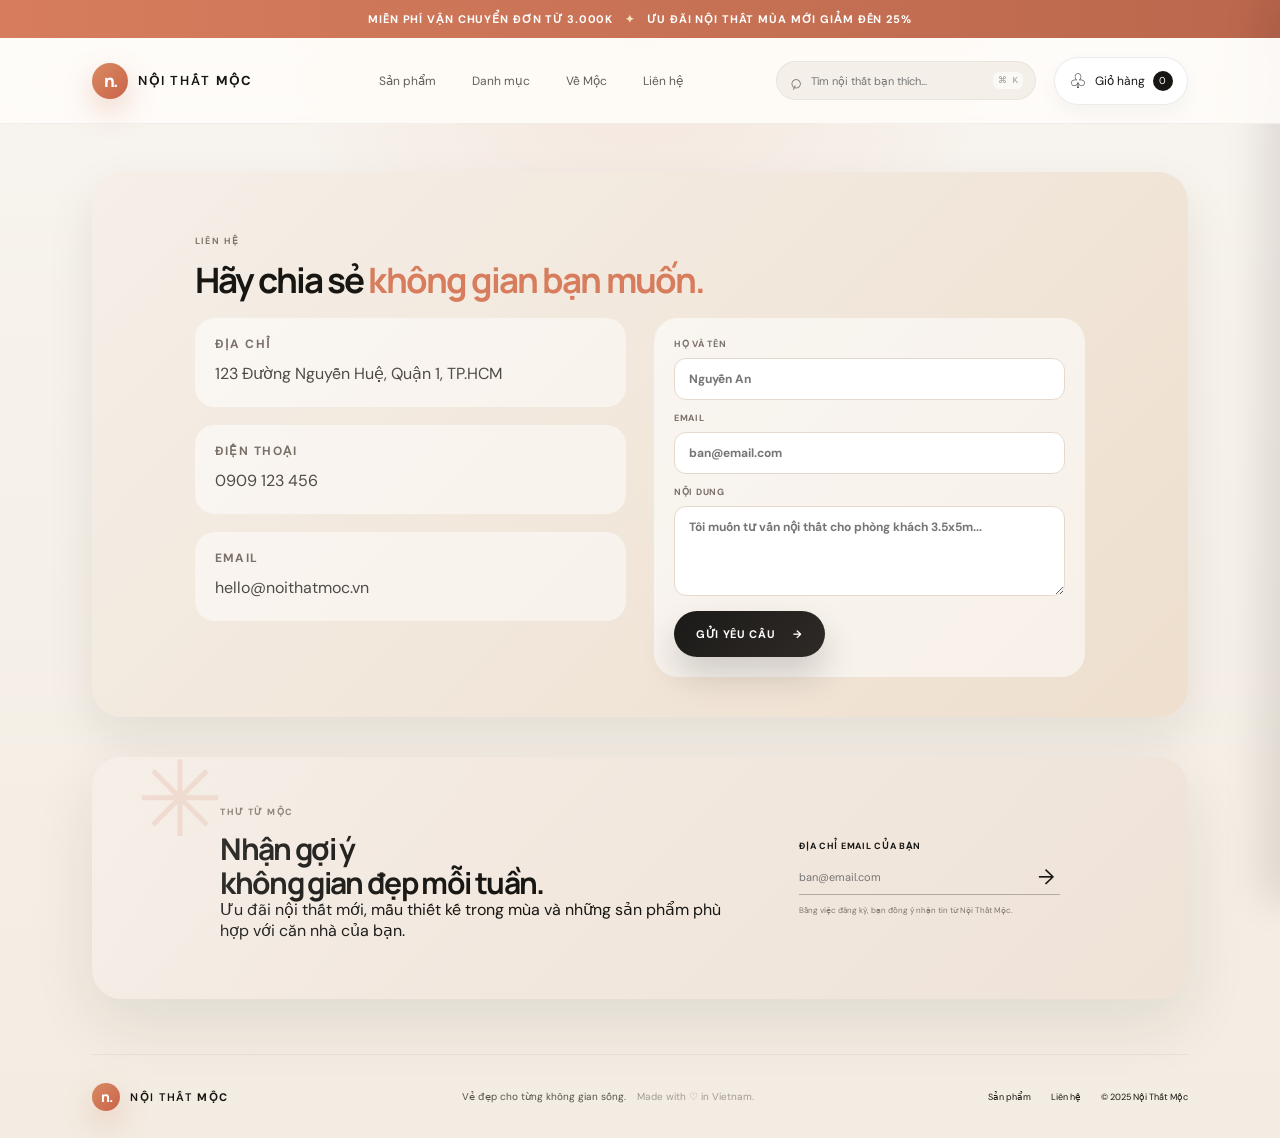
<file: contact.html>
<!doctype html>
<html lang="vi">
  <head>
    <meta charset="UTF-8" />
    <meta name="viewport" content="width=device-width, initial-scale=1.0" />
    <meta name="description" content="Liên hệ với Nội Thất Mộc để tư vấn thiết kế và đặt sản phẩm nội thất." />
    <title>Liên hệ | Nội Thất Mộc</title>
    <link rel="preconnect" href="https://fonts.googleapis.com" />
    <link rel="preconnect" href="https://fonts.gstatic.com" crossorigin />
    <link href="https://fonts.googleapis.com/css2?family=DM+Sans:wght@400;500;600;700;800&family=Manrope:wght@400;500;600;700;800&display=swap" rel="stylesheet" />
    <link rel="stylesheet" href="assets/css/styles.css" />
    <script src="assets/js/script.js" defer></script>
  </head>
  <body>
    <div class="announcement">MIỄN PHÍ VẬN CHUYỂN đơn từ 3.000K <span>✦</span> Ưu đãi nội thất mùa mới giảm đến 25%</div>
    <header class="site-header">
      <a class="brand" href="index.html" aria-label="Trang chủ Nội Thất Mộc">
        <span class="brand-mark">n.</span>
        <span>NỘI THẤT <b>MỘC</b></span>
      </a>
      <button class="menu-toggle" id="menu-toggle" type="button" aria-expanded="false" aria-controls="main-nav" aria-label="Mở menu">
        <span></span><span></span><span></span>
      </button>
      <nav class="main-nav" id="main-nav" aria-label="Điều hướng chính">
        <a href="products.html">Sản phẩm</a>
        <a href="index.html#danh-muc">Danh mục</a>
        <a href="about.html">Về Mộc</a>
        <a href="contact.html">Liên hệ</a>
      </nav>
      <div class="header-actions">
        <label class="search-box">
          <span aria-hidden="true">⌕</span>
          <input id="search-input" type="search" placeholder="Tìm nội thất bạn thích..." aria-label="Tìm sản phẩm" />
          <kbd>⌘ K</kbd>
        </label>
        <button class="cart-button" id="open-cart" aria-label="Mở giỏ hàng">
          <span aria-hidden="true">♧</span>
          <span class="cart-label">Giỏ hàng</span>
          <span class="cart-count" id="cart-count">0</span>
        </button>
      </div>
    </header>

    <main>
      <section class="story-hero" style="margin: 48px 7.2% 0; padding: 56px 8% 40px; background: linear-gradient(135deg, #f5efe8 0%, #eedfce 100%); border-radius: 30px; box-shadow: 0 20px 50px rgba(24,20,15,0.08);">
        <div class="section-heading" style="margin-bottom: 18px;">
          <div>
            <span class="eyebrow">LIÊN HỆ</span>
            <h2>Hãy chia sẻ <em>không gian bạn muốn.</em></h2>
          </div>
        </div>
        <div style="display:grid; grid-template-columns: 1.0fr 1.0fr; gap: 28px; align-items: start;">
          <div style="display:grid; gap: 18px;">
            <div style="padding: 18px 20px; border-radius: 20px; background: rgba(255,255,255,0.48);">
              <strong style="display:block; font-size: 12px; letter-spacing: .12em; text-transform: uppercase; color: #7a7067; margin-bottom: 8px;">Địa chỉ</strong>
              <p style="margin:0; color:#4f4b46; line-height:1.8;">123 Đường Nguyễn Huệ, Quận 1, TP.HCM</p>
            </div>
            <div style="padding: 18px 20px; border-radius: 20px; background: rgba(255,255,255,0.48);">
              <strong style="display:block; font-size: 12px; letter-spacing: .12em; text-transform: uppercase; color: #7a7067; margin-bottom: 8px;">Điện thoại</strong>
              <p style="margin:0; color:#4f4b46; line-height:1.8;">0909 123 456</p>
            </div>
            <div style="padding: 18px 20px; border-radius: 20px; background: rgba(255,255,255,0.48);">
              <strong style="display:block; font-size: 12px; letter-spacing: .12em; text-transform: uppercase; color: #7a7067; margin-bottom: 8px;">Email</strong>
              <p style="margin:0; color:#4f4b46; line-height:1.8;">hello@noithatmoc.vn</p>
            </div>
          </div>

          <form id="contact-form" style="background: rgba(255,255,255,0.56); padding: 20px; border-radius: 24px; display: grid; gap: 12px;">
            <label style="font-size: 9px; font-weight: 700; letter-spacing: .08em; text-transform: uppercase; color: #7a7067;">Họ và tên<input type="text" required placeholder="Nguyễn An" style="margin-top: 8px; width:100%; padding: 12px 14px; border:1px solid #e6d9cb; border-radius: 12px; background: white; font-size: 12px;" /></label>
            <label style="font-size: 9px; font-weight: 700; letter-spacing: .08em; text-transform: uppercase; color: #7a7067;">Email<input type="email" required placeholder="ban@email.com" style="margin-top: 8px; width:100%; padding: 12px 14px; border:1px solid #e6d9cb; border-radius: 12px; background: white; font-size: 12px;" /></label>
            <label style="font-size: 9px; font-weight: 700; letter-spacing: .08em; text-transform: uppercase; color: #7a7067;">Nội dung<textarea rows="4" required placeholder="Tôi muốn tư vấn nội thất cho phòng khách 3.5x5m..." style="margin-top: 8px; width:100%; padding: 12px 14px; border:1px solid #e6d9cb; border-radius: 12px; background: white; font-size: 12px; resize: vertical;"></textarea></label>
            <button type="submit" class="button button-dark" style="width: fit-content;">Gửi yêu cầu <span>→</span></button>
          </form>
        </div>
      </section>

      <section class="newsletter" id="ve-chung-toi" style="margin-top: 40px;">
        <div class="newsletter-flower" aria-hidden="true">✳</div>
        <div>
          <span class="eyebrow">THƯ TỪ MỘC</span>
          <h2>Nhận gợi ý<br />không gian đẹp mỗi tuần.</h2>
          <p>Ưu đãi nội thất mới, mẫu thiết kế trong mùa và những sản phẩm phù hợp với căn nhà của bạn.</p>
        </div>
        <form id="newsletter-form" class="newsletter-form">
          <label for="newsletter-email">Địa chỉ email của bạn</label>
          <div>
            <input id="newsletter-email" type="email" placeholder="ban@email.com" required />
            <button type="submit" aria-label="Đăng ký nhận tin">→</button>
          </div>
          <small id="newsletter-message">Bằng việc đăng ký, bạn đồng ý nhận tin từ Nội Thất Mộc.</small>
        </form>
      </section>
    </main>

    <footer class="site-footer">
      <a class="brand" href="index.html"><span class="brand-mark">n.</span><span>NỘI THẤT <b>MỘC</b></span></a>
      <p>Vẻ đẹp cho từng không gian sống. <span>Made with ♡ in Vietnam.</span></p>
      <div><a href="products.html">Sản phẩm</a><a href="contact.html">Liên hệ</a><span>© 2025 Nội Thất Mộc</span></div>
    </footer>

    <div class="cart-backdrop" id="cart-backdrop"></div>
    <aside class="cart-drawer" id="cart-drawer" aria-label="Giỏ hàng" aria-hidden="true">
      <div class="cart-header">
        <div><span class="eyebrow">TÚI ĐỒ CỦA BẠN</span><h2>Giỏ hàng <span id="drawer-count">(0)</span></h2></div>
        <button id="close-cart" class="close-button" aria-label="Đóng giỏ hàng">×</button>
      </div>
      <div class="cart-items" id="cart-items"></div>
      <div class="cart-empty" id="cart-empty"><span>🛍️</span><strong>Túi đồ còn đang trống</strong><p>Chọn vài món xinh xắn cho ngày thêm vui nhé.</p><button class="button button-dark" id="continue-shopping">Khám phá sản phẩm</button></div>
      <div class="cart-footer" id="cart-footer">
        <div class="subtotal"><span>Tạm tính</span><strong id="cart-subtotal">0₫</strong></div>
        <p>Phí vận chuyển sẽ được tính ở bước thanh toán.</p>
        <button class="button button-dark checkout-button" id="checkout-button">Tiến hành đặt hàng <span>→</span></button>
      </div>
    </aside>

    <dialog class="checkout-dialog" id="checkout-dialog">
      <form method="dialog" class="dialog-close-form"><button class="close-button" aria-label="Đóng">×</button></form>
      <span class="checkout-icon">✳</span>
      <span class="eyebrow">CẢM ƠN BẠN ĐÃ CHỌN MỘC</span>
      <h2>Đặt hàng thật dễ.</h2>
      <p>Đây là bản demo giao diện. Đơn hàng của bạn chưa được gửi đi.</p>
      <form id="checkout-form" class="checkout-form">
        <label for="customer-name">Họ và tên</label><input id="customer-name" name="name" autocomplete="name" required placeholder="Nguyễn An" />
        <label for="customer-phone">Số điện thoại</label><input id="customer-phone" name="phone" type="tel" autocomplete="tel" required pattern="[0-9+() .-]{9,15}" placeholder="09xx xxx xxx" />
        <label for="customer-address">Địa chỉ nhận hàng</label><textarea id="customer-address" name="address" autocomplete="street-address" required rows="2" placeholder="Số nhà, đường, phường/xã, tỉnh/thành"></textarea>
        <button class="button button-dark checkout-button" type="submit">Xác nhận đơn hàng <span>→</span></button>
      </form>
      <div class="order-success" id="order-success" hidden><strong>Đơn demo đã được ghi nhận! ♡</strong><p>Đây chỉ là bản xem thử, chưa có giao dịch hay đơn hàng thực tế.</p><button class="button button-dark" id="done-order" type="button">Tiếp tục mua sắm</button></div>
    </dialog>

    <div class="toast" id="toast" role="status" aria-live="polite"></div>
  </body>
</html>
</file>
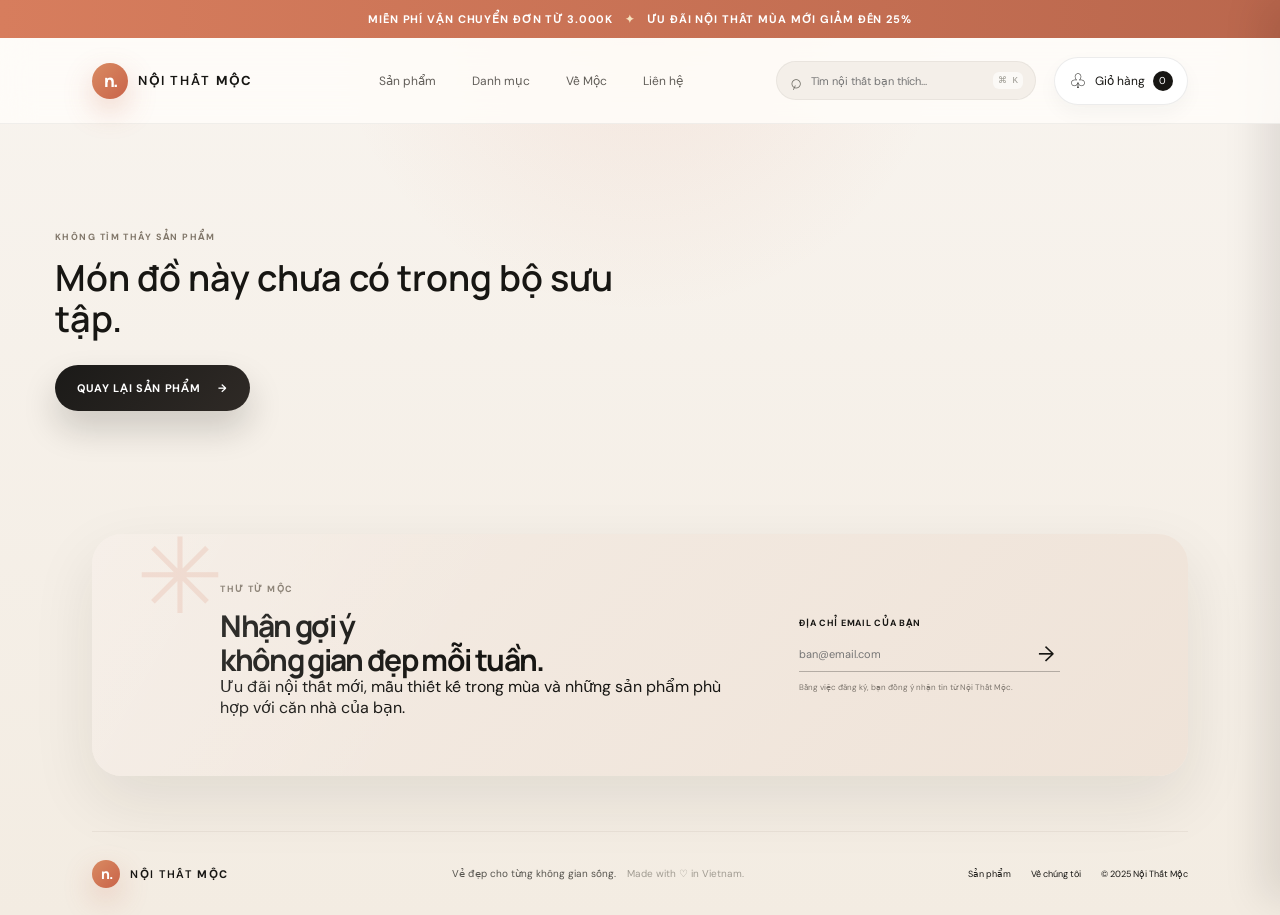
<file: product.html>
<!doctype html>
<html lang="vi">
  <head>
    <meta charset="UTF-8" />
    <meta name="viewport" content="width=device-width, initial-scale=1.0" />
    <meta name="description" content="Thông tin chi tiết sản phẩm nội thất tại Nội Thất Mộc." />
    <title>Chi tiết sản phẩm | Nội Thất Mộc</title>
    <link rel="preconnect" href="https://fonts.googleapis.com" />
    <link rel="preconnect" href="https://fonts.gstatic.com" crossorigin />
    <link href="https://fonts.googleapis.com/css2?family=DM+Sans:wght@400;500;600;700;800&family=Manrope:wght@400;500;600;700;800&display=swap" rel="stylesheet" />
    <link rel="stylesheet" href="assets/css/styles.css" />
    <script src="assets/js/script.js" defer></script>
  </head>
  <body>
    <div class="announcement">MIỄN PHÍ VẬN CHUYỂN đơn từ 3.000K <span>✦</span> Ưu đãi nội thất mùa mới giảm đến 25%</div>
    <header class="site-header">
      <a class="brand" href="index.html" aria-label="Trang chủ Nội Thất Mộc">
        <span class="brand-mark">n.</span><span>NỘI THẤT <b>MỘC</b></span>
      </a>
      <button class="menu-toggle" id="menu-toggle" type="button" aria-expanded="false" aria-controls="main-nav" aria-label="Mở menu"><span></span><span></span><span></span></button>
      <nav class="main-nav" id="main-nav" aria-label="Điều hướng chính">
        <a href="products.html">Sản phẩm</a><a href="index.html#danh-muc">Danh mục</a><a href="about.html">Về Mộc</a><a href="contact.html">Liên hệ</a>
      </nav>
      <div class="header-actions">
        <label class="search-box"><span aria-hidden="true">⌕</span><input id="search-input" type="search" placeholder="Tìm nội thất bạn thích..." aria-label="Tìm sản phẩm" /><kbd>⌘ K</kbd></label>
        <button class="cart-button" id="open-cart" type="button" aria-label="Mở giỏ hàng"><span aria-hidden="true">♧</span><span class="cart-label">Giỏ hàng</span><span class="cart-count" id="cart-count">0</span></button>
      </div>
    </header>

    <main id="product-detail"></main>

    <section class="newsletter" id="ve-chung-toi">
      <div class="newsletter-flower" aria-hidden="true">✳</div>
      <div><span class="eyebrow">THƯ TỪ MỘC</span><h2>Nhận gợi ý<br />không gian đẹp mỗi tuần.</h2><p>Ưu đãi nội thất mới, mẫu thiết kế trong mùa và những sản phẩm phù hợp với căn nhà của bạn.</p></div>
      <form id="newsletter-form" class="newsletter-form">
        <label for="newsletter-email">Địa chỉ email của bạn</label>
        <div><input id="newsletter-email" type="email" placeholder="ban@email.com" required /><button type="submit" aria-label="Đăng ký nhận tin">→</button></div>
        <small id="newsletter-message">Bằng việc đăng ký, bạn đồng ý nhận tin từ Nội Thất Mộc.</small>
      </form>
    </section>

    <footer class="site-footer">
      <a class="brand" href="index.html"><span class="brand-mark">n.</span><span>NỘI THẤT <b>MỘC</b></span></a>
      <p>Vẻ đẹp cho từng không gian sống. <span>Made with ♡ in Vietnam.</span></p>
      <div><a href="products.html">Sản phẩm</a><a href="about.html">Về chúng tôi</a><span>© 2025 Nội Thất Mộc</span></div>
    </footer>

    <div class="cart-backdrop" id="cart-backdrop"></div>
    <aside class="cart-drawer" id="cart-drawer" aria-label="Giỏ hàng" aria-hidden="true">
      <div class="cart-header"><div><span class="eyebrow">TÚI ĐỒ CỦA BẠN</span><h2>Giỏ hàng <span id="drawer-count">(0)</span></h2></div><button id="close-cart" class="close-button" type="button" aria-label="Đóng giỏ hàng">×</button></div>
      <div class="cart-items" id="cart-items"></div>
      <div class="cart-empty" id="cart-empty"><span>🛍️</span><strong>Túi đồ còn đang trống</strong><p>Chọn vài món xinh xắn cho ngày thêm vui nhé.</p><button class="button button-dark" id="continue-shopping" type="button">Khám phá sản phẩm</button></div>
      <div class="cart-footer" id="cart-footer"><div class="subtotal"><span>Tạm tính</span><strong id="cart-subtotal">0₫</strong></div><p>Phí vận chuyển sẽ được tính ở bước thanh toán.</p><button class="button button-dark checkout-button" id="checkout-button" type="button">Tiến hành đặt hàng <span>→</span></button></div>
    </aside>

    <dialog class="checkout-dialog" id="checkout-dialog">
      <form method="dialog" class="dialog-close-form"><button class="close-button" aria-label="Đóng">×</button></form>
      <span class="checkout-icon">✳</span><span class="eyebrow">CẢM ƠN BẠN ĐÃ CHỌN MỘC</span><h2>Đặt hàng thật dễ.</h2><p>Đây là bản demo giao diện. Đơn hàng của bạn chưa được gửi đi.</p>
      <form id="checkout-form" class="checkout-form">
        <label for="customer-name">Họ và tên</label><input id="customer-name" name="name" autocomplete="name" required placeholder="Nguyễn An" />
        <label for="customer-phone">Số điện thoại</label><input id="customer-phone" name="phone" type="tel" autocomplete="tel" required pattern="[0-9+() .-]{9,15}" placeholder="09xx xxx xxx" />
        <label for="customer-address">Địa chỉ nhận hàng</label><textarea id="customer-address" name="address" autocomplete="street-address" required rows="2" placeholder="Số nhà, đường, phường/xã, tỉnh/thành"></textarea>
        <button class="button button-dark checkout-button" type="submit">Xác nhận đơn hàng <span>→</span></button>
      </form>
      <div class="order-success" id="order-success" hidden><strong>Đơn demo đã được ghi nhận! ♡</strong><p>Đây chỉ là bản xem thử, chưa có giao dịch hay đơn hàng thực tế.</p><button class="button button-dark" id="done-order" type="button">Tiếp tục mua sắm</button></div>
    </dialog>
    <div class="toast" id="toast" role="status" aria-live="polite"></div>
  </body>
</html>
</file>
<file: assets/css/styles.css>
* {
  box-sizing: border-box;
}

html {
  scroll-behavior: smooth;
}

body {
  margin: 0;
  min-width: 320px;
  background: radial-gradient(circle at top, rgba(215, 125, 93, 0.12), transparent 28%), linear-gradient(180deg, #f8f4ef 0%, #f3ece2 100%);
  color: #171613;
  font-family: "DM Sans", sans-serif;
  text-rendering: optimizeLegibility;
}

button,
input,
textarea {
  font: inherit;
}

button,
a {
  -webkit-tap-highlight-color: transparent;
}

button {
  color: inherit;
}

a {
  color: inherit;
  text-decoration: none;
}

img {
  display: block;
  width: 100%;
}

.announcement {
  min-height: 38px;
  display: flex;
  align-items: center;
  justify-content: center;
  gap: 12px;
  padding: 8px 18px;
  background: linear-gradient(90deg, #d77d5d 0%, #ba674d 100%);
  color: #fff;
  font-size: 11px;
  font-weight: 700;
  letter-spacing: 0.08em;
  text-transform: uppercase;
}
.announcement span {
  color: #f6e3bf;
}

.site-header {
  position: sticky;
  top: 0;
  z-index: 30;
  height: 86px;
  padding: 0 7.2%;
  display: flex;
  align-items: center;
  justify-content: space-between;
  gap: 28px;
  border-bottom: 1px solid rgba(23, 22, 19, 0.06);
  background: rgba(255, 253, 249, 0.84);
  backdrop-filter: blur(16px);
}

.brand {
  display: inline-flex;
  align-items: center;
  gap: 10px;
  white-space: nowrap;
  font-size: 13px;
  letter-spacing: 0.14em;
  font-weight: 600;
}
.brand b {
  font-weight: 800;
}

.brand-mark {
  width: 36px;
  height: 36px;
  border-radius: 50%;
  display: grid;
  place-items: center;
  background: linear-gradient(135deg, #d98b62 0%, #c96349 100%);
  color: #fff;
  font: 800 17px "Manrope", sans-serif;
  letter-spacing: -0.08em;
  box-shadow: 0 12px 30px rgba(201, 99, 73, 0.28);
}

.main-nav {
  display: flex;
  align-items: center;
  gap: 36px;
  margin-left: 34px;
}
.main-nav a {
  font-size: 12px;
  color: #615d58;
  transition: color 0.2s ease;
}
.main-nav a:hover {
  color: #d77d5d;
}

.menu-toggle {
  display: none;
  width: 40px;
  height: 40px;
  align-items: center;
  justify-content: center;
  flex-direction: column;
  gap: 5px;
  padding: 0;
  border: 1px solid #e9e1d7;
  border-radius: 50%;
  background: #fff;
  cursor: pointer;
}
.menu-toggle span {
  width: 15px;
  height: 1.5px;
  border-radius: 2px;
  background: #171613;
  transition: transform 0.2s ease, opacity 0.2s ease;
}

.menu-open .menu-toggle span:first-child {
  transform: translateY(6.5px) rotate(45deg);
}
.menu-open .menu-toggle span:nth-child(2) {
  opacity: 0;
}
.menu-open .menu-toggle span:last-child {
  transform: translateY(-6.5px) rotate(-45deg);
}

.header-actions {
  display: flex;
  align-items: center;
  gap: 18px;
}

.search-box {
  display: flex;
  align-items: center;
  gap: 8px;
  width: 260px;
  padding: 10px 12px;
  background: #f4efe9;
  border: 1px solid rgba(23, 22, 19, 0.05);
  border-radius: 999px;
  color: #737169;
}
.search-box > span {
  font-size: 20px;
  line-height: 12px;
  transform: rotate(-20deg);
}
.search-box input {
  width: 100%;
  border: 0;
  outline: 0;
  background: transparent;
  font-size: 11px;
  color: #171613;
}
.search-box kbd {
  font-size: 9px;
  white-space: nowrap;
  color: #9c9a92;
  background: rgba(255, 255, 255, 0.6);
  border-radius: 6px;
  padding: 3px 5px;
}

.cart-button {
  display: flex;
  align-items: center;
  gap: 8px;
  padding: 10px 14px;
  border: 1px solid rgba(23, 22, 19, 0.08);
  background: #fff;
  border-radius: 999px;
  cursor: pointer;
  font-size: 12px;
  box-shadow: 0 8px 20px rgba(19, 17, 14, 0.04);
}
.cart-button > span:first-child {
  font-size: 20px;
}

.cart-count {
  display: grid;
  place-items: center;
  width: 20px;
  height: 20px;
  background: #171613;
  color: #fff;
  border-radius: 50%;
  font-size: 10px;
}

.hero {
  position: relative;
  overflow: hidden;
  min-height: 520px;
  margin: 0 7.2%;
  display: grid;
  grid-template-columns: 1fr 1.08fr;
  background: linear-gradient(135deg, #f9f2eb 0%, #efe2d5 100%);
  border-radius: 32px 32px 0 0;
  box-shadow: 0 24px 64px rgba(36, 30, 23, 0.09);
}
.hero::before {
  content: "";
  position: absolute;
  inset: 0;
  background: radial-gradient(circle at 20% 10%, rgba(255, 255, 255, 0.78), transparent 30%);
  pointer-events: none;
}

.hero-copy {
  position: relative;
  padding: 88px 0 45px 11%;
  z-index: 1;
}

.eyebrow {
  display: inline-block;
  font-size: 9px;
  font-weight: 700;
  letter-spacing: 0.16em;
  color: #807669;
  text-transform: uppercase;
}

.sparkle {
  margin-right: 7px;
  color: #d77d5d;
  font-size: 13px;
}

h1,
h2,
p {
  margin-top: 0;
}

.hero h1,
.section-heading h2,
.newsletter h2 {
  font-family: "Manrope", sans-serif;
  font-weight: 700;
  letter-spacing: -0.055em;
}

.hero h1 {
  margin: 20px 0 15px;
  font-size: clamp(42px, 5vw, 68px);
  line-height: 1.02;
}

.hero h1 em,
.section-heading h2 em {
  color: #d77d5d;
  font-style: normal;
}

.hero-copy > p {
  max-width: 390px;
  margin-bottom: 24px;
  color: #5e5a55;
  font-size: 12px;
  line-height: 1.9;
}

.button {
  min-height: 46px;
  display: inline-flex;
  justify-content: center;
  align-items: center;
  gap: 18px;
  border: 0;
  border-radius: 999px;
  padding: 0 22px;
  font-size: 11px;
  font-weight: 700;
  letter-spacing: 0.06em;
  text-transform: uppercase;
  cursor: pointer;
  transition: transform 0.2s ease, box-shadow 0.2s ease, background 0.2s ease;
}
.button:hover {
  transform: translateY(-2px);
}

.button-dark {
  background: linear-gradient(135deg, #1b1a18 0%, #2f2a26 100%);
  color: #fff;
  box-shadow: 0 18px 34px rgba(23, 22, 19, 0.18);
}
.button-dark:hover {
  background: linear-gradient(135deg, #2f2b29 0%, #1c1b1a 100%);
  box-shadow: 0 22px 42px rgba(23, 22, 19, 0.22);
}

.hero-social {
  display: flex;
  gap: 15px;
  align-items: center;
  margin-top: 42px;
}

.avatar-stack {
  display: flex;
  padding-left: 5px;
}
.avatar-stack span {
  width: 28px;
  height: 28px;
  display: grid;
  place-items: center;
  margin-left: -5px;
  border: 2px solid #f7f0e7;
  background: linear-gradient(135deg, #f7d7c0 0%, #d8b29a 100%);
  border-radius: 50%;
  font-size: 13px;
  box-shadow: 0 10px 20px rgba(0, 0, 0, 0.05);
}

.hero-social > div:last-child {
  display: flex;
  gap: 6px;
  align-items: center;
  font-size: 9px;
  color: #76716a;
}

.hero-social strong {
  color: #171613;
  font-size: 11px;
}

.hero-doodle {
  position: absolute;
  top: 48px;
  right: 18px;
  font-size: 32px;
  color: rgba(215, 125, 93, 0.75);
}

.hero-art {
  position: relative;
  min-height: 520px;
  background: linear-gradient(180deg, rgba(255, 255, 255, 0.1) 0%, rgba(0, 0, 0, 0.02) 100%);
}

.hero-image {
  position: absolute;
  overflow: hidden;
  background: #e9d8c6;
}
.hero-image img {
  height: 100%;
  object-fit: cover;
}

.image-one {
  top: 52px;
  right: 12%;
  width: 58%;
  height: 380px;
  border-radius: 32px 32px 24px 24px;
  box-shadow: 0 24px 64px rgba(36, 30, 23, 0.09);
}

.image-two {
  bottom: 38px;
  right: 5%;
  width: 34%;
  height: 220px;
  border: 8px solid #f3ebdf;
  border-radius: 22px;
  box-shadow: 0 18px 40px rgba(29, 27, 24, 0.12);
}

.floating-note {
  position: absolute;
  top: 58px;
  left: 2%;
  display: flex;
  flex-direction: column;
  align-items: center;
  justify-content: center;
  width: 112px;
  height: 112px;
  border-radius: 50%;
  background: rgba(255, 255, 255, 0.9);
  color: #433f38;
  transform: rotate(-11deg);
  box-shadow: 0 18px 36px rgba(80, 70, 58, 0.12);
}
.floating-note > span {
  color: #d77d5d;
  font-size: 17px;
}
.floating-note strong {
  font: 800 15px/1.1 "Manrope", sans-serif;
  letter-spacing: 0.08em;
  text-align: center;
}
.floating-note small {
  margin-top: 3px;
  font-size: 7px;
  letter-spacing: 0.08em;
  color: #88837a;
}

.hero-caption {
  position: absolute;
  bottom: 24px;
  right: 16%;
  color: #69635c;
  font-size: 8px;
  letter-spacing: 0.16em;
  text-transform: uppercase;
}
.hero-caption span {
  color: #d77d5d;
  font-size: 12px;
}

.hero-bottom-note {
  position: absolute;
  bottom: 20px;
  left: 24px;
  color: rgba(48, 43, 38, 0.55);
  font-size: 7px;
  line-height: 1.6;
  letter-spacing: 0.14em;
  text-transform: uppercase;
}

.benefits {
  margin: 0 7.2%;
  padding: 30px 5%;
  display: grid;
  grid-template-columns: repeat(4, 1fr);
  border-bottom: 1px solid #e9e1d7;
  background: rgba(255, 255, 255, 0.28);
}
.benefits > div {
  display: flex;
  align-items: center;
  justify-content: center;
  gap: 12px;
  padding: 12px 10px;
  border-radius: 18px;
  background: rgba(255, 255, 255, 0.12);
}
.benefits p {
  display: flex;
  flex-direction: column;
  gap: 3px;
  margin: 0;
}
.benefits strong {
  font-size: 10px;
  font-weight: 700;
}
.benefits small {
  color: #8a837b;
  font-size: 9px;
}

.benefit-icon {
  width: 40px;
  height: 40px;
  display: grid;
  place-items: center;
  border-radius: 50%;
  background: linear-gradient(135deg, #f3e9e2 0%, #ebd7c4 100%);
  color: #ca8069;
  font-size: 18px;
  box-shadow: inset 0 0 0 1px rgba(23, 22, 19, 0.03);
}

.category-section,
.products-section {
  margin: 0 10.2%;
}

.category-section {
  padding-top: 76px;
}

.section-heading {
  display: flex;
  justify-content: space-between;
  align-items: end;
  margin-bottom: 28px;
}

.section-heading h2,
.newsletter h2 {
  margin: 12px 0 0;
  font-size: 35px;
  line-height: 1.12;
}

.text-link {
  padding-bottom: 8px;
  font-size: 10px;
  border-bottom: 1px solid rgba(23, 22, 19, 0.22);
  text-transform: uppercase;
  letter-spacing: 0.08em;
}
.text-link span {
  margin-left: 12px;
  color: #d77d5d;
}

.category-grid {
  display: grid;
  grid-template-columns: 1.1fr 1fr 1fr;
  gap: 16px;
}

.category-card {
  position: relative;
  height: 252px;
  overflow: hidden;
  padding: 0;
  border: 0;
  background: #eee7dd;
  text-align: left;
  cursor: pointer;
  border-radius: 24px;
  box-shadow: 0 16px 36px rgba(32, 27, 22, 0.08);
  transition: transform 0.25s ease, box-shadow 0.25s ease;
}
.category-card:hover {
  transform: translateY(-4px);
  box-shadow: 0 22px 34px rgba(18, 16, 14, 0.12);
}
.category-card img {
  height: 100%;
  object-fit: cover;
  transition: transform 0.5s;
}
.category-card:hover img {
  transform: scale(1.05);
}
.category-card::after {
  position: absolute;
  inset: 30% 0 0;
  content: "";
  background: linear-gradient(transparent, rgba(20, 17, 13, 0.78));
}

.category-fashion img {
  object-position: center 38%;
}

.category-home img {
  object-position: center;
}

.category-accessories img {
  object-position: center 56%;
}

.category-overlay {
  position: absolute;
  z-index: 1;
  left: 20px;
  right: 17px;
  bottom: 18px;
  display: flex;
  flex-direction: column;
  color: #fff;
}
.category-overlay small {
  font-size: 8px;
  letter-spacing: 0.15em;
  color: #f3ded1;
}
.category-overlay strong {
  margin-top: 4px;
  font: 600 22px "Manrope", sans-serif;
}

.circle-arrow {
  position: absolute;
  right: 0;
  bottom: 0;
  display: grid;
  place-items: center;
  width: 34px;
  height: 34px;
  border-radius: 50%;
  background: rgba(255, 255, 255, 0.96);
  color: #171613;
  font-size: 15px;
}

.products-section {
  padding: 83px 0 86px;
}

.product-heading {
  align-items: end;
  margin-bottom: 25px;
}
.product-heading h2 {
  font-size: 32px;
}

.product-filters {
  display: flex;
  gap: 7px;
  flex-wrap: wrap;
}

.filter-chip {
  border: 1px solid #e9e1d7;
  border-radius: 50px;
  background: transparent;
  padding: 8px 13px;
  color: #6d665f;
  font-size: 9px;
  letter-spacing: 0.06em;
  text-transform: uppercase;
  cursor: pointer;
  transition: all 0.2s ease;
}
.filter-chip.active, .filter-chip:hover {
  background: linear-gradient(135deg, #1c1a17 0%, #2e2925 100%);
  color: #fff;
  border-color: #171613;
  box-shadow: 0 12px 22px rgba(20, 18, 15, 0.12);
}

.product-grid {
  display: grid;
  grid-template-columns: repeat(4, minmax(0, 1fr));
  gap: 18px;
}

.product-card {
  min-width: 0;
  transition: transform 0.25s ease;
}
.product-card:hover {
  transform: translateY(-6px);
}

.product-image {
  position: relative;
  overflow: hidden;
  height: 240px;
  background: #f1eee8;
  border-radius: 18px 18px 0 0;
  box-shadow: 0 16px 36px rgba(32, 27, 22, 0.08);
}
.product-image img {
  height: 100%;
  object-fit: cover;
  transition: transform 0.4s;
}

.product-card:hover .product-image img {
  transform: scale(1.035);
}

.product-badge {
  position: absolute;
  left: 10px;
  top: 10px;
  padding: 5px 8px;
  background: rgba(255, 255, 255, 0.94);
  color: #59554e;
  font-size: 8px;
  letter-spacing: 0.04em;
  border-radius: 999px;
}

.quick-add {
  position: absolute;
  right: 12px;
  bottom: 12px;
  width: 36px;
  height: 36px;
  border: 0;
  border-radius: 50%;
  background: rgba(255, 255, 255, 0.92);
  font-size: 20px;
  cursor: pointer;
  transition: background 0.2s, color 0.2s, transform 0.2s;
}
.quick-add:hover {
  background: #171613;
  color: #fff;
  transform: translateY(-1px);
}

.product-info {
  padding: 14px 4px 0;
  background: rgba(255, 255, 255, 0.5);
  border: 1px solid rgba(23, 22, 19, 0.04);
  border-top: 0;
  border-radius: 0 0 18px 18px;
  box-shadow: 0 16px 36px rgba(32, 27, 22, 0.08);
}

.product-category {
  color: #9d938a;
  font-size: 8px;
  letter-spacing: 0.1em;
  text-transform: uppercase;
}

.product-info h3 {
  margin: 6px 0 7px;
  font-size: 12px;
  font-weight: 600;
}

.product-bottom {
  display: flex;
  justify-content: space-between;
  align-items: center;
}

.product-actions {
  display: flex;
  justify-content: space-between;
  align-items: center;
  gap: 8px;
  margin-top: 12px;
}

.product-preview-btn {
  flex: 1;
  border: 1px solid #e9e1d7;
  border-radius: 999px;
  background: #fff;
  padding: 8px 10px;
  color: #4a453e;
  font-size: 8px;
  letter-spacing: 0.08em;
  text-transform: uppercase;
  cursor: pointer;
  transition: border-color 0.2s ease, box-shadow 0.2s ease, transform 0.2s ease;
}
.product-preview-btn:hover {
  border-color: rgba(215, 125, 93, 0.6);
  box-shadow: 0 12px 20px rgba(25, 22, 17, 0.05);
  transform: translateY(-1px);
}

.product-detail-link {
  display: inline-flex;
  align-items: center;
  gap: 4px;
  padding: 8px 2px;
  color: #4a453e;
  font-size: 8px;
  font-weight: 700;
  letter-spacing: 0.06em;
  text-transform: uppercase;
  white-space: nowrap;
}
.product-detail-link:hover,
.product-info h3 a:hover {
  color: #b86145;
}
.product-info h3 a {
  transition: color 0.2s ease;
}

.product-price {
  font-size: 11px;
  font-weight: 700;
}

.product-rating {
  color: #b98254;
  font-size: 9px;
}

.product-detail-section {
  max-width: 1170px;
  margin: 0 auto;
  padding: 34px 0 84px;
}
.product-breadcrumb {
  display: flex;
  flex-wrap: wrap;
  gap: 9px;
  margin-bottom: 28px;
  color: #81796f;
  font-size: 10px;
}
.product-breadcrumb a:hover {
  color: #b86145;
}
.product-breadcrumb span:last-child {
  color: #292621;
}
.product-detail-layout {
  display: grid;
  grid-template-columns: minmax(0, 1.05fr) minmax(0, 0.95fr);
  gap: 56px;
  align-items: center;
}
.product-detail-visual {
  position: relative;
  min-height: 520px;
  overflow: hidden;
  background: #eee8df;
  border-radius: 4px;
}
.product-detail-visual img {
  width: 100%;
  height: 100%;
  min-height: 520px;
  object-fit: cover;
}
.product-detail-visual .product-badge {
  top: 18px;
  left: 18px;
  padding: 8px 11px;
}
.product-detail-copy {
  padding: 12px 0;
}
.product-detail-copy h1,
.product-not-found h1 {
  margin: 12px 0 14px;
  font: 600 36px/1.15 "Manrope", sans-serif;
}
.detail-rating {
  display: flex;
  align-items: center;
  gap: 10px;
  color: #8a8177;
  font-size: 10px;
}
.detail-rating span:first-child {
  color: #b98254;
  font-weight: 700;
}
.product-detail-price {
  margin: 23px 0 12px;
  font-size: 23px;
  font-weight: 700;
}
.product-detail-description {
  max-width: 500px;
  margin-bottom: 24px;
  color: #625c55;
  font-size: 13px;
  line-height: 1.8;
}
.product-specifications {
  border-top: 1px solid #e6ddd3;
}
.product-specifications > div {
  display: grid;
  grid-template-columns: 130px 1fr;
  gap: 16px;
  padding: 12px 0;
  border-bottom: 1px solid #e6ddd3;
  font-size: 11px;
}
.product-specifications span {
  color: #8a8177;
}
.product-specifications strong {
  font-weight: 600;
}
.product-detail-purchase {
  display: grid;
  grid-template-columns: 72px 76px 1fr;
  align-items: center;
  gap: 12px;
  margin-top: 24px;
}
.product-detail-purchase label {
  font-size: 10px;
  font-weight: 600;
}
.product-detail-purchase input {
  width: 76px;
  height: 42px;
  padding: 0 10px;
  border: 1px solid #ded5cb;
  border-radius: 2px;
  background: #fffdfa;
}
.product-detail-purchase .button {
  justify-content: center;
  min-height: 42px;
}
.product-delivery-note {
  margin: 13px 0 0;
  color: #81796f;
  font-size: 10px;
}
.product-not-found {
  max-width: 1170px;
  min-height: 410px;
  margin: 0 auto;
  padding: 100px 0;
}
.product-not-found h1 {
  max-width: 600px;
  margin-bottom: 25px;
}

.product-preview-modal {
  position: fixed;
  z-index: 70;
  inset: 0;
  display: none;
  align-items: center;
  justify-content: center;
  padding: 20px;
}
.product-preview-modal.visible {
  display: flex;
}

.product-preview-backdrop {
  position: absolute;
  inset: 0;
  background: rgba(16, 14, 12, 0.48);
}

.product-preview-panel {
  position: relative;
  z-index: 1;
  display: grid;
  grid-template-columns: minmax(250px, 1.06fr) minmax(250px, 0.94fr);
  width: min(760px, 100%);
  background: rgba(255, 253, 249, 0.98);
  border-radius: 28px;
  overflow: hidden;
  box-shadow: 0 28px 80px rgba(18, 15, 12, 0.18);
}

.product-preview-image {
  min-height: 360px;
  background: #efe4d9;
}
.product-preview-image img {
  width: 100%;
  height: 100%;
  object-fit: cover;
}

.product-preview-body {
  display: flex;
  flex-direction: column;
  justify-content: center;
  gap: 14px;
  padding: 24px 24px 20px;
}

.product-preview-category {
  color: #8c8376;
  font-size: 8px;
  font-weight: 700;
  letter-spacing: 0.12em;
  text-transform: uppercase;
}

.product-preview-body h3 {
  margin: 0;
  font: 600 24px/1.2 "Manrope", sans-serif;
}

.product-preview-description {
  margin: 0;
  color: #5f5a55;
  font-size: 11px;
  line-height: 1.7;
}

.product-preview-meta {
  display: flex;
  justify-content: space-between;
  align-items: center;
  gap: 12px;
  padding-top: 4px;
  border-top: 1px solid #e9e1d7;
}

.product-preview-rating {
  color: #b67f57;
  font-size: 10px;
  font-weight: 700;
}

.product-preview-price {
  font-size: 18px;
  font-weight: 700;
}

.product-preview-actions {
  display: flex;
  gap: 12px;
  margin-top: 6px;
}

.product-preview-secondary {
  background: #efe8e0;
  color: #171613;
  box-shadow: none;
}

.product-preview-close {
  position: absolute;
  top: 16px;
  right: 16px;
  z-index: 2;
  width: 34px;
  height: 34px;
  border: 1px solid rgba(23, 22, 19, 0.08);
  border-radius: 50%;
  background: rgba(255, 255, 255, 0.88);
  cursor: pointer;
  font-size: 21px;
}

.empty-results {
  grid-column: 1/-1;
  padding: 45px 0;
  text-align: center;
  color: #615d58;
  font-size: 13px;
}

.newsletter {
  position: relative;
  overflow: hidden;
  margin: 0 7.2% 55px;
  padding: 42px 10%;
  display: flex;
  justify-content: space-between;
  align-items: center;
  gap: 50px;
  background: linear-gradient(135deg, #f4ece4 0%, #efe3d8 100%);
  border-radius: 30px;
  box-shadow: 0 24px 64px rgba(36, 30, 23, 0.09);
}
.newsletter::before {
  content: "";
  position: absolute;
  inset: 0;
  background: linear-gradient(120deg, rgba(255, 255, 255, 0.18), transparent 36%);
  pointer-events: none;
}
.newsletter h2 {
  font-size: 30px;
}
.newsletter > div:first-of-type > p {
  max-width: 320px;
  margin: 10px 0 0;
  color: #6d685f;
  font-size: 10px;
  line-height: 1.8;
}

.newsletter-flower {
  position: absolute;
  left: 4%;
  top: -25px;
  color: rgba(215, 125, 93, 0.16);
  font-size: 105px;
}

.newsletter-form {
  width: min(340px, 48%);
}
.newsletter-form label,
.newsletter-form .checkout-form label {
  display: block;
  margin-bottom: 8px;
  font-size: 9px;
  font-weight: 700;
  letter-spacing: 0.08em;
  text-transform: uppercase;
}
.newsletter-form > div {
  display: flex;
  border-bottom: 1px solid rgba(23, 22, 19, 0.28);
}
.newsletter-form input {
  width: 100%;
  padding: 10px 0;
  border: 0;
  outline: 0;
  background: transparent;
  font-size: 11px;
}
.newsletter-form button {
  border: 0;
  background: transparent;
  font-size: 21px;
  cursor: pointer;
}
.newsletter-form small {
  display: block;
  margin-top: 9px;
  color: #7d766e;
  font-size: 8px;
  line-height: 1.5;
}

.site-footer {
  min-height: 84px;
  margin: 0 7.2%;
  display: flex;
  align-items: center;
  justify-content: space-between;
  gap: 20px;
  border-top: 1px solid #e9e1d7;
}
.site-footer .brand-mark {
  width: 28px;
  height: 28px;
  font-size: 14px;
}
.site-footer .brand {
  font-size: 11px;
}
.site-footer p {
  margin: 0;
  color: #56544e;
  font-size: 10px;
}
.site-footer p span {
  margin-left: 8px;
  color: #a19c92;
}
.site-footer > div {
  display: flex;
  align-items: center;
  gap: 20px;
}
.site-footer a,
.site-footer div span {
  font-size: 9px;
}

.cart-backdrop {
  position: fixed;
  z-index: 10;
  inset: 0;
  visibility: hidden;
  opacity: 0;
  background: rgba(16, 14, 12, 0.45);
  transition: opacity 0.25s, visibility 0.25s;
}
.cart-backdrop.open {
  visibility: visible;
  opacity: 1;
}

.cart-drawer {
  position: fixed;
  z-index: 11;
  top: 0;
  right: 0;
  display: flex;
  flex-direction: column;
  width: min(420px, 100%);
  height: 100dvh;
  padding: 27px;
  background: rgba(255, 253, 249, 0.98);
  backdrop-filter: blur(14px);
  transform: translateX(100%);
  transition: transform 0.3s ease;
  box-shadow: -18px 0 38px rgba(15, 14, 12, 0.1);
}
.cart-drawer.open {
  transform: translateX(0);
}

.cart-header {
  display: flex;
  align-items: center;
  justify-content: space-between;
  padding-bottom: 20px;
  border-bottom: 1px solid #e9e1d7;
}
.cart-header h2 {
  margin: 6px 0 0;
  font: 600 23px "Manrope", sans-serif;
}
.cart-header h2 span {
  color: #969188;
  font-size: 13px;
}

.close-button {
  width: 32px;
  height: 32px;
  border: 1px solid #e9e1d7;
  border-radius: 50%;
  background: transparent;
  font-size: 21px;
  cursor: pointer;
}

.cart-items {
  flex: 1;
  overflow: auto;
}

.cart-item {
  display: grid;
  grid-template-columns: 68px 1fr auto;
  gap: 13px;
  padding: 17px 0;
  border-bottom: 1px solid #e9e1d7;
}
.cart-item img {
  width: 68px;
  height: 78px;
  object-fit: cover;
  background: #f2eee8;
  border-radius: 12px;
}

.cart-item-info {
  display: flex;
  flex-direction: column;
  justify-content: center;
  gap: 7px;
}
.cart-item-info strong {
  font-size: 11px;
  font-weight: 700;
}
.cart-item-info > span {
  color: #817d74;
  font-size: 10px;
}

.quantity-control {
  display: flex;
  align-items: center;
  gap: 11px;
}
.quantity-control button {
  width: 23px;
  height: 23px;
  border: 1px solid #e9e1d7;
  border-radius: 50%;
  background: transparent;
  cursor: pointer;
}

.cart-item-end {
  display: flex;
  flex-direction: column;
  align-items: end;
  justify-content: space-between;
  padding: 4px 0;
}
.cart-item-end strong {
  font-size: 10px;
  white-space: nowrap;
}

.remove-item {
  padding: 3px;
  border: 0;
  background: transparent;
  color: #aaa59b;
  font-size: 9px;
  text-decoration: underline;
  cursor: pointer;
}

.cart-empty {
  display: none;
  flex: 1;
  align-items: center;
  justify-content: center;
  flex-direction: column;
  text-align: center;
}
.cart-empty.visible {
  display: flex;
}
.cart-empty > span {
  font-size: 35px;
}
.cart-empty strong {
  margin-top: 15px;
  font: 600 17px "Manrope", sans-serif;
}
.cart-empty p {
  max-width: 240px;
  margin: 8px 0 18px;
  color: #858178;
  font-size: 11px;
  line-height: 1.7;
}

.cart-footer {
  padding-top: 18px;
  border-top: 1px solid #e9e1d7;
}
.cart-footer.hidden {
  display: none;
}

.subtotal {
  display: flex;
  justify-content: space-between;
  font-size: 12px;
}
.subtotal strong {
  font-size: 14px;
}

.cart-footer p {
  margin: 8px 0 17px;
  color: #908b82;
  font-size: 9px;
}

.checkout-button {
  width: 100%;
  justify-content: space-between;
}

.checkout-dialog {
  position: fixed;
  width: min(450px, 100% - 32px);
  max-height: calc(100% - 32px);
  padding: 34px;
  border: 0;
  background: #fffefa;
  box-shadow: 0 20px 80px rgba(15, 14, 12, 0.14);
  border-radius: 24px;
}
.checkout-dialog::backdrop {
  background: rgba(16, 14, 12, 0.5);
}

.dialog-close-form {
  position: absolute;
  top: 17px;
  right: 17px;
}

.checkout-icon {
  display: block;
  margin-bottom: 12px;
  color: #d77d5d;
  font-size: 26px;
}

.checkout-dialog h2 {
  margin: 8px 0;
  font: 600 27px "Manrope", sans-serif;
}

.checkout-dialog > p,
.order-success p {
  margin-bottom: 19px;
  color: #77746d;
  font-size: 11px;
  line-height: 1.6;
}

.checkout-form input,
.checkout-form textarea {
  width: 100%;
  margin-bottom: 14px;
  padding: 10px;
  border: 1px solid #e9e1d7;
  border-radius: 12px;
  outline-color: #d77d5d;
  background: #fff;
  font-size: 11px;
  resize: vertical;
}
.checkout-form .checkout-button {
  margin-top: 3px;
}

.order-success {
  padding-top: 12px;
}
.order-success strong {
  font: 600 16px "Manrope", sans-serif;
}

.toast {
  position: fixed;
  z-index: 20;
  bottom: 22px;
  left: 50%;
  padding: 11px 17px;
  border-radius: 999px;
  background: #171613;
  color: #fff;
  font-size: 11px;
  opacity: 0;
  pointer-events: none;
  transform: translate(-50%, 12px);
  transition: opacity 0.2s, transform 0.2s;
}
.toast.visible {
  opacity: 1;
  transform: translate(-50%, 0);
}

@media (min-width: 1500px) {
  .site-header,
  .site-footer {
    padding-left: max(7.2%, (100% - 1320px) / 2);
    padding-right: max(7.2%, (100% - 1320px) / 2);
  }
  .hero,
  .benefits,
  .newsletter {
    margin-left: max(7.2%, (100% - 1320px) / 2);
    margin-right: max(7.2%, (100% - 1320px) / 2);
  }
  .category-section,
  .products-section {
    max-width: 1170px;
    margin-left: auto;
    margin-right: auto;
  }
}
@media (max-width: 900px) {
  .site-header {
    padding: 0 4%;
    gap: 15px;
  }
  .main-nav {
    gap: 17px;
    margin-left: 0;
  }
  .search-box {
    width: 190px;
  }
  .hero,
  .benefits,
  .newsletter {
    margin-left: 4%;
    margin-right: 4%;
  }
  .hero-copy {
    padding-left: 7%;
  }
  .category-section,
  .products-section {
    margin-left: 6%;
    margin-right: 6%;
  }
  .product-detail-section,
  .product-not-found {
    margin-left: 6%;
    margin-right: 6%;
  }
  .product-detail-layout {
    gap: 30px;
  }
  .product-detail-visual,
  .product-detail-visual img {
    min-height: 430px;
  }
  .product-detail-copy h1 {
    font-size: 30px;
  }
  .product-image {
    height: 205px;
  }
  .benefits {
    padding-left: 1%;
    padding-right: 1%;
  }
  .benefits > div {
    gap: 7px;
  }
  .benefits small {
    font-size: 8px;
  }
}
@media (max-width: 680px) {
  .announcement {
    font-size: 9px;
    gap: 7px;
  }
  .site-header {
    height: auto;
    min-height: 68px;
    flex-wrap: wrap;
    padding: 14px 5%;
    gap: 13px;
  }
  .brand {
    font-size: 12px;
  }
  .brand-mark {
    width: 30px;
    height: 30px;
  }
  .menu-toggle {
    display: flex;
    order: 2;
    margin-left: auto;
  }
  .header-actions {
    order: 3;
    margin-left: 0;
  }
  .main-nav {
    order: 4;
    width: 100%;
    display: none;
    justify-content: space-around;
    gap: 10px;
    padding: 12px 0 3px;
    border-top: 1px solid #e9e1d7;
  }
  .main-nav a {
    font-size: 11px;
  }
  .menu-open .main-nav {
    display: flex;
  }
  .header-actions {
    gap: 10px;
  }
  .search-box {
    width: 35px;
    padding: 7px;
  }
  .search-box input,
  .search-box kbd {
    display: none;
  }
  .search-box:focus-within {
    position: absolute;
    z-index: 4;
    left: 5%;
    right: 5%;
    width: 90%;
    background: #f7f5f0;
  }
  .search-box:focus-within input {
    display: block;
  }
  .cart-label {
    display: none;
  }
  .hero {
    display: flex;
    flex-direction: column;
    margin: 0;
    min-height: auto;
  }
  .hero-copy {
    padding: 47px 8% 26px;
  }
  .hero h1 {
    font-size: 49px;
  }
  .hero-copy > p {
    max-width: 330px;
  }
  .hero-social {
    margin-top: 25px;
  }
  .hero-doodle {
    right: 9%;
    top: 30px;
  }
  .hero-art {
    min-height: 310px;
  }
  .image-one {
    top: 0;
    right: 19%;
    width: 53%;
    height: 275px;
  }
  .image-two {
    right: 6%;
    bottom: 12px;
    width: 34%;
    height: 143px;
    border-width: 6px;
  }
  .floating-note {
    top: 20px;
    left: 7%;
    width: 82px;
    height: 82px;
  }
  .floating-note strong {
    font-size: 12px;
  }
  .hero-caption {
    bottom: 8px;
    right: 20%;
    font-size: 7px;
  }
  .hero-bottom-note {
    display: none;
  }
  .benefits {
    grid-template-columns: 1fr 1fr;
    gap: 18px 5px;
    margin: 0 5%;
    padding: 23px 0;
  }
  .benefits > div {
    justify-content: flex-start;
  }
  .benefit-icon {
    flex: 0 0 32px;
    width: 32px;
    height: 32px;
  }
  .benefits strong {
    font-size: 9px;
  }
  .benefits small {
    font-size: 7px;
  }
  .category-section,
  .products-section {
    margin: 0 5%;
  }
  .product-detail-section {
    margin: 0 5%;
    padding: 24px 0 52px;
  }
  .product-not-found {
    min-height: 330px;
    margin: 0 5%;
    padding: 70px 0;
  }
  .product-detail-layout {
    grid-template-columns: minmax(0, 1fr);
    gap: 25px;
  }
  .product-detail-visual,
  .product-detail-visual img {
    min-height: 0;
    height: min(105vw, 430px);
  }
  .product-detail-copy h1,
  .product-not-found h1 {
    font-size: 29px;
  }
  .product-detail-purchase {
    grid-template-columns: 63px 66px minmax(0, 1fr);
    gap: 8px;
  }
  .product-detail-purchase input {
    width: 66px;
  }
  .product-detail-purchase .button {
    padding-left: 9px;
    padding-right: 9px;
    font-size: 10px;
  }
  .category-section {
    padding-top: 53px;
  }
  .section-heading {
    align-items: start;
    gap: 15px;
    flex-direction: column;
  }
  .section-heading h2 {
    font-size: 30px;
  }
  .text-link {
    align-self: flex-end;
    margin-top: -6px;
  }
  .category-grid {
    grid-template-columns: 1fr 1fr;
    gap: 9px;
  }
  .category-card {
    height: 180px;
  }
  .category-fashion {
    grid-row: span 2;
    height: 369px;
  }
  .category-overlay {
    left: 12px;
    right: 11px;
    bottom: 13px;
  }
  .category-overlay strong {
    font-size: 18px;
  }
  .category-overlay small {
    font-size: 7px;
  }
  .circle-arrow {
    width: 27px;
    height: 27px;
    font-size: 13px;
  }
  .products-section {
    padding: 58px 0 55px;
  }
  .product-heading {
    margin-bottom: 18px;
  }
  .product-heading h2 {
    font-size: 28px;
  }
  .product-filters {
    flex-wrap: wrap;
    gap: 6px;
  }
  .filter-chip {
    padding: 7px 10px;
  }
  .product-grid {
    grid-template-columns: repeat(2, minmax(0, 1fr));
    gap: 22px 11px;
  }
  .product-image {
    height: min(56vw, 250px);
  }
  .product-info {
    padding-top: 9px;
  }
  .product-info h3 {
    font-size: 10px;
  }
  .newsletter {
    margin: 0 0 35px;
    padding: 34px 8%;
    flex-direction: column;
    align-items: flex-start;
    gap: 24px;
  }
  .newsletter h2 {
    font-size: 27px;
  }
  .newsletter-form {
    width: 100%;
  }
  .newsletter-flower {
    left: auto;
    right: 6%;
    top: -25px;
    font-size: 78px;
  }
  .site-footer {
    margin: 0 5%;
    padding: 19px 0;
    flex-wrap: wrap;
  }
  .site-footer p {
    order: 3;
    width: 100%;
    font-size: 9px;
  }
  .site-footer > div {
    gap: 12px;
  }
  .site-footer > div span {
    display: none;
  }
  .cart-drawer {
    padding: 21px;
  }
}
</file>
